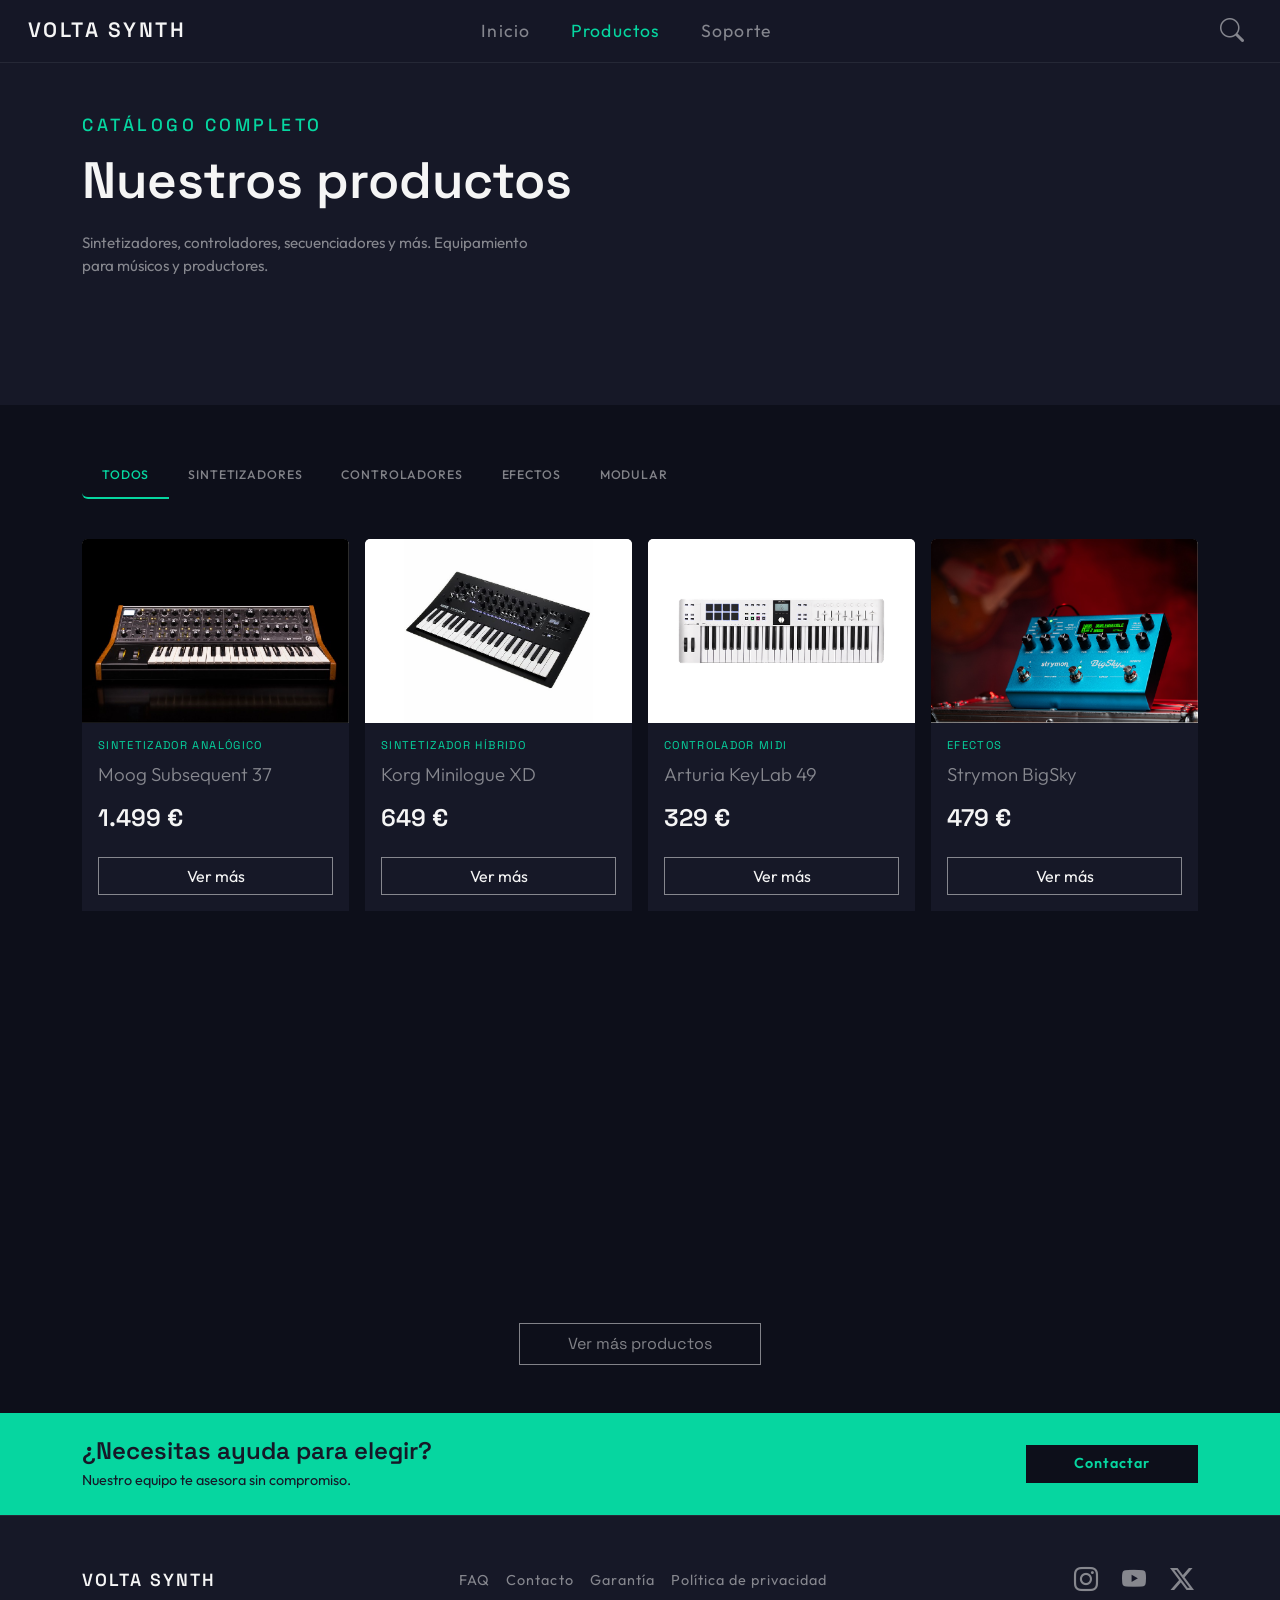
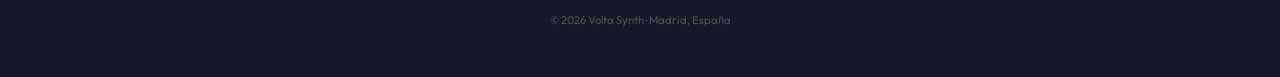
<file: catalogo.html>
<!DOCTYPE html>
<html lang="es">
<head>
    <meta charset="UTF-8">
    <meta name="viewport" content="width=device-width, initial-scale=1.0">
    <title>CATÁLOGO DE PRODUCTOS | VOLTA SYNTH</title>
    <link rel="icon" href="media/img/favicon.webp">

    <!-- TIPOGRAFIA -->
    <link rel="preconnect" href="https://fonts.googleapis.com">
    <link rel="preconnect" href="https://fonts.gstatic.com" crossorigin>
    <link href="https://fonts.googleapis.com/css2?family=Outfit:wght@100..900&family=Space+Grotesk:wght@300..700&display=swap" rel="stylesheet">

    <!-- BOOTSTRAP -->
    <link rel="stylesheet" href="https://cdn.jsdelivr.net/npm/bootstrap@5.3.8/dist/css/bootstrap.min.css">

    <!-- ICONOS BOOTSTRAP -->
    <link rel="stylesheet" href="https://cdn.jsdelivr.net/npm/bootstrap-icons@1.13.1/font/bootstrap-icons.min.css">

    <!-- CSS PERSONALIZADO -->
    <link rel="stylesheet" href="css/style.css">

    <!-- CSS AOS -->
    <link href="https://unpkg.com/aos@2.3.1/dist/aos.css" rel="stylesheet">
    
    <!-- JQUERY -->
    <script src="https://cdnjs.cloudflare.com/ajax/libs/jquery/3.7.1/jquery.min.js" integrity="sha512-v2CJ7UaYy4JwqLDIrZUI/4hqeoQieOmAZNXBeQyjo21dadnwR+8ZaIJVT8EE2iyI61OV8e6M8PP2/4hpQINQ/g==" crossorigin="anonymous" referrerpolicy="no-referrer"></script>
</head>
<body>
    <header>
        <nav class="navbar navbar-expand-lg fixed-top navContainer justify-content-center">
            <div class="container-fluid mx-3">
                <a class="navbar-brand" href="index.html">VOLTA SYNTH</a>

                <button class="navbar-toggler" type="button" data-bs-toggle="collapse" data-bs-target="#navbarSupportedContent" aria-controls="navbarSupportedContent" aria-expanded="false" aria-label="Toggle navigation">
                <span class="navbar-toggler-icon"></span>
                </button>

                <div class="collapse navbar-collapse justify-content-between" id="navbarSupportedContent">
                    <ul class="navbar-nav mb-2 mb-lg-0 navMenu w-100">
                        <li class="nav-item">
                            <a class="nav-link" aria-current="page" href="index.html">Inicio</a>
                        </li>
                        <li class="nav-item">
                            <a class="nav-link active" href="catalogo.html">Productos</a>
                        </li>
                        <li class="nav-item">
                            <a class="nav-link" href="soporte.html">Soporte</a>
                        </li>
                    </ul>
                    <form class="d-flex justify-content-end" id="search-form">
                        <input class="form-control ms-2" id="search-input" type="search" placeholder="Buscar..." aria-label="Search"/>
                        <button class="btn" id="s-icon" type="button"><i class="bi bi-search"></i> </button>
                    </form>
                </div>
            </div>
        </nav>
    </header>

    <section id="hero-cat">
        <div class="container">
            <p class="sec-title">CATÁLOGO COMPLETO</p>
            <h1 class="hero-title mb-4">Nuestros productos</h1>
            <p class="hero-sub mb-0">Sintetizadores, controladores, secuenciadores y más. Equipamiento para músicos y productores.</p>
        </div>
    </section>

    <section id="catalogue" class="py-5">
        <div class="container">
            <div class="d-lg-none mb-4">
                <div class="dropdown">
                    <button class="btn filter-dd dropdown-toggle w-100" type="button" data-bs-toggle="dropdown" aria-expanded="false">
                    Todos los productos
                    </button>
                    <ul class="dropdown-menu w-100" id="dd-menu">
                        <li><a class="dropdown-item filter-item active" data-filter="todos">Todos</a></li>
                        <li><a class="dropdown-item filter-item" data-filter="sintetizador">Sintetizadores</a></li>
                        <li><a class="dropdown-item filter-item" data-filter="controlador">Controladores</a></li>
                        <li><a class="dropdown-item filter-item" data-filter="efectos">Efectos</a></li>
                        <li><a class="dropdown-item filter-item" data-filter="modular">Modular</a></li>
                    </ul>
                </div>
            </div>
            <div class="d-none d-lg-flex mb-4">
                <div class="btn-group filter-group mb-3" role="group" aria-label="Filtrar productos">
                    <button type="button" class="btn filter-tab active" data-filter="todos">TODOS</button>
                    <button type="button" class="btn filter-tab" data-filter="sintetizador">SINTETIZADORES</button>
                    <button type="button" class="btn filter-tab" data-filter="controlador">CONTROLADORES</button>
                    <button type="button" class="btn filter-tab" data-filter="efectos">EFECTOS</button>
                    <button type="button" class="btn filter-tab" data-filter="modular">MODULAR</button>
                </div>
            </div>
            <div class="row g-3" id="grid-products">
                <div class="col-12 col-md-6 col-lg-3 product-item" data-category="sintetizador" data-aos="fade-down" data-aos-duration="2000">
                    <div class="card card-best">
                        <img src="media/img/Moog Subsequent 37.webp" class="card-img-top" alt="...">
                        <div class="card-body">
                            <h3 class="card-sub">SINTETIZADOR ANALÓGICO</h3>
                            <p class="card-name">Moog Subsequent 37</p>
                            <h4 class="card-price">1.499 €</h4>
                            <a href="producto.html" class="btn btn-card mt-3">Ver más</a>
                        </div>
                    </div>
                </div>
                <div class="col-12 col-md-6 col-lg-3 product-item" data-category="sintetizador" data-aos="fade-down" data-aos-duration="2000" data-aos-delay="100">
                    <div class="card card-best">
                        <img src="media/img/Korg Minilogue XD.webp" class="card-img-top" alt="...">
                        <div class="card-body">
                            <h3 class="card-sub">SINTETIZADOR HÍBRIDO</h3>
                            <p class="card-name">Korg Minilogue XD</p>
                            <h4 class="card-price">649 €</h4>
                            <a href="producto.html" class="btn btn-card mt-3">Ver más</a>
                        </div>
                    </div>
                </div>
                <div class="col-12 col-md-6 col-lg-3 product-item" data-category="controlador" data-aos="fade-down" data-aos-duration="2000" data-aos-delay="200">
                    <div class="card card-best">
                        <img src="media/img/Arturia KeyLab 49.webp" class="card-img-top" alt="...">
                        <div class="card-body">
                            <h3 class="card-sub">CONTROLADOR MIDI</h3>
                            <p class="card-name">Arturia KeyLab 49</p>
                            <h4 class="card-price">329 €</h4>
                            <a href="producto.html" class="btn btn-card mt-3">Ver más</a>
                        </div>
                    </div>
                </div>
                <div class="col-12 col-md-6 col-lg-3 product-item" data-category="efectos" data-aos="fade-down" data-aos-duration="2000" data-aos-delay="300">
                    <div class="card card-best">
                        <img src="media/img/Strymon BigSky.webp" class="card-img-top" alt="...">
                        <div class="card-body">
                            <h3 class="card-sub">EFECTOS</h3>
                            <p class="card-name">Strymon BigSky</p>
                            <h4 class="card-price">479 €</h4>
                            <a href="producto.html" class="btn btn-card mt-3">Ver más</a>
                        </div>
                    </div>
                </div>
                <div class="col-12 col-md-6 col-lg-3 product-item" data-category="modular" data-aos="fade-down" data-aos-duration="2000" data-aos-delay="400">
                    <div class="card card-best">
                        <img src="media/img/Doepfer A-100.webp" class="card-img-top" alt="...">
                        <div class="card-body">
                            <h3 class="card-sub">MODULAR</h3>
                            <p class="card-name">Doepfer A-100</p>
                            <h4 class="card-price">2.333 €</h4>
                            <a href="producto.html" class="btn btn-card mt-3">Ver más</a>
                        </div>
                    </div>
                </div>
                <div class="col-12 col-md-6 col-lg-3 product-item" data-category="sintetizador" data-aos="fade-down" data-aos-duration="2000" data-aos-delay="500">
                    <div class="card card-best">
                        <img src="media/img/Roland Juno-X.webp" class="card-img-top" alt="...">
                        <div class="card-body">
                            <h3 class="card-sub">SINTETIZADOR DIGITAL</h3>
                            <p class="card-name">Roland Juno-X</p>
                            <h4 class="card-price">1.299 €</h4>
                            <a href="producto.html" class="btn btn-card mt-3">Ver más</a>
                        </div>
                    </div>
                </div>
                <div class="col-12 col-md-6 col-lg-3 product-item" data-category="controlador" data-aos="fade-down" data-aos-duration="2000" data-aos-delay="600">
                    <div class="card card-best">
                        <img src="media/img/Ableton Push 3.webp" class="card-img-top" alt="...">
                        <div class="card-body">
                            <h3 class="card-sub">CONTROLADOR</h3>
                            <p class="card-name">Ableton Push 3</p>
                            <h4 class="card-price">799 €</h4>
                            <a href="producto.html" class="btn btn-card mt-3">Ver más</a>
                        </div>
                    </div>
                </div>
                <div class="col-12 col-md-6 col-lg-3 product-item" data-category="efectos" data-aos="fade-down" data-aos-duration="2000" data-aos-delay="700">
                    <div class="card card-best">
                        <img src="media/img/Chase Bliss Blooper.webp" class="card-img-top" alt="...">
                        <div class="card-body">
                            <h3 class="card-sub">EFECTOS</h3>
                            <p class="card-name">Chase Bliss Blooper</p>
                            <h4 class="card-price">399 €</h4>
                            <a href="producto.html" class="btn btn-card mt-3">Ver más</a>
                        </div>
                    </div>
                </div>
            </div>
            <div class="btn-more text-center mt-4">
                <button class="btn-outline py-2 px-5 load-more">Ver más productos</button>
            </div>
        </div>
    </section>

    <section id="cta-cat" class="py-4">
        <div class="container">
            <div class="d-flex flex-column flex-md-row justify-content-between align-items-center gap-3">
            <div>
                <h3 class="cta-title mb-1">¿Necesitas ayuda para elegir?</h3>
                <p class="cta-sub mb-0">Nuestro equipo te asesora sin compromiso.</p>
            </div>
            <a href="nosotros.html" class="cta-btn flex-shrink-0 py-2 px-5">Contactar</a>
            </div>
        </div>
    </section>

    <footer class="py-5">
        <div class="container">
            <div class="d-flex flex-column flex-lg-row justify-content-between align-items-center gap-3">
                <p class="footer-brand mb-0">VOLTA SYNTH</p>
                <ul class="d-flex flex-wrap justify-content-center gap-3 mb-0 p-0">
                    <li><a href="soporte.html" class="footer-link">FAQ</a></li>
                    <li><a href="soporte.html" class="footer-link">Contacto</a></li>
                    <li><a href="#" class="footer-link">Garantía</a></li>
                    <li><a href="#" class="footer-link">Política de privacidad</a></li>
                </ul>
                <div class="d-flex gap-3">
                    <a href="#" class="rs-icon"><i class="bi bi-instagram"></i></a>
                    <a href="#" class="rs-icon"><i class="bi bi-youtube"></i></a>
                    <a href="#" class="rs-icon"><i class="bi bi-twitter-x"></i></a>
                </div>
            </div>
            <p class="copyright text-center mt-3 mb-0">© 2026 Volta Synth · Madrid, España</p>
        </div>
    </footer>

    <!-- JS BOOTSTRAP -->
    <script src="https://cdn.jsdelivr.net/npm/bootstrap@5.3.8/dist/js/bootstrap.bundle.min.js" crossorigin="anonymous"></script>

    <!-- AOS LINK -->
    <script src="https://unpkg.com/aos@2.3.1/dist/aos.js"></script>
    <script>
    AOS.init();
    </script>
    
    <!-- JS PERSONALIZADO -->
    <script src="js/script.js"></script>
</body>
</html>
</file>
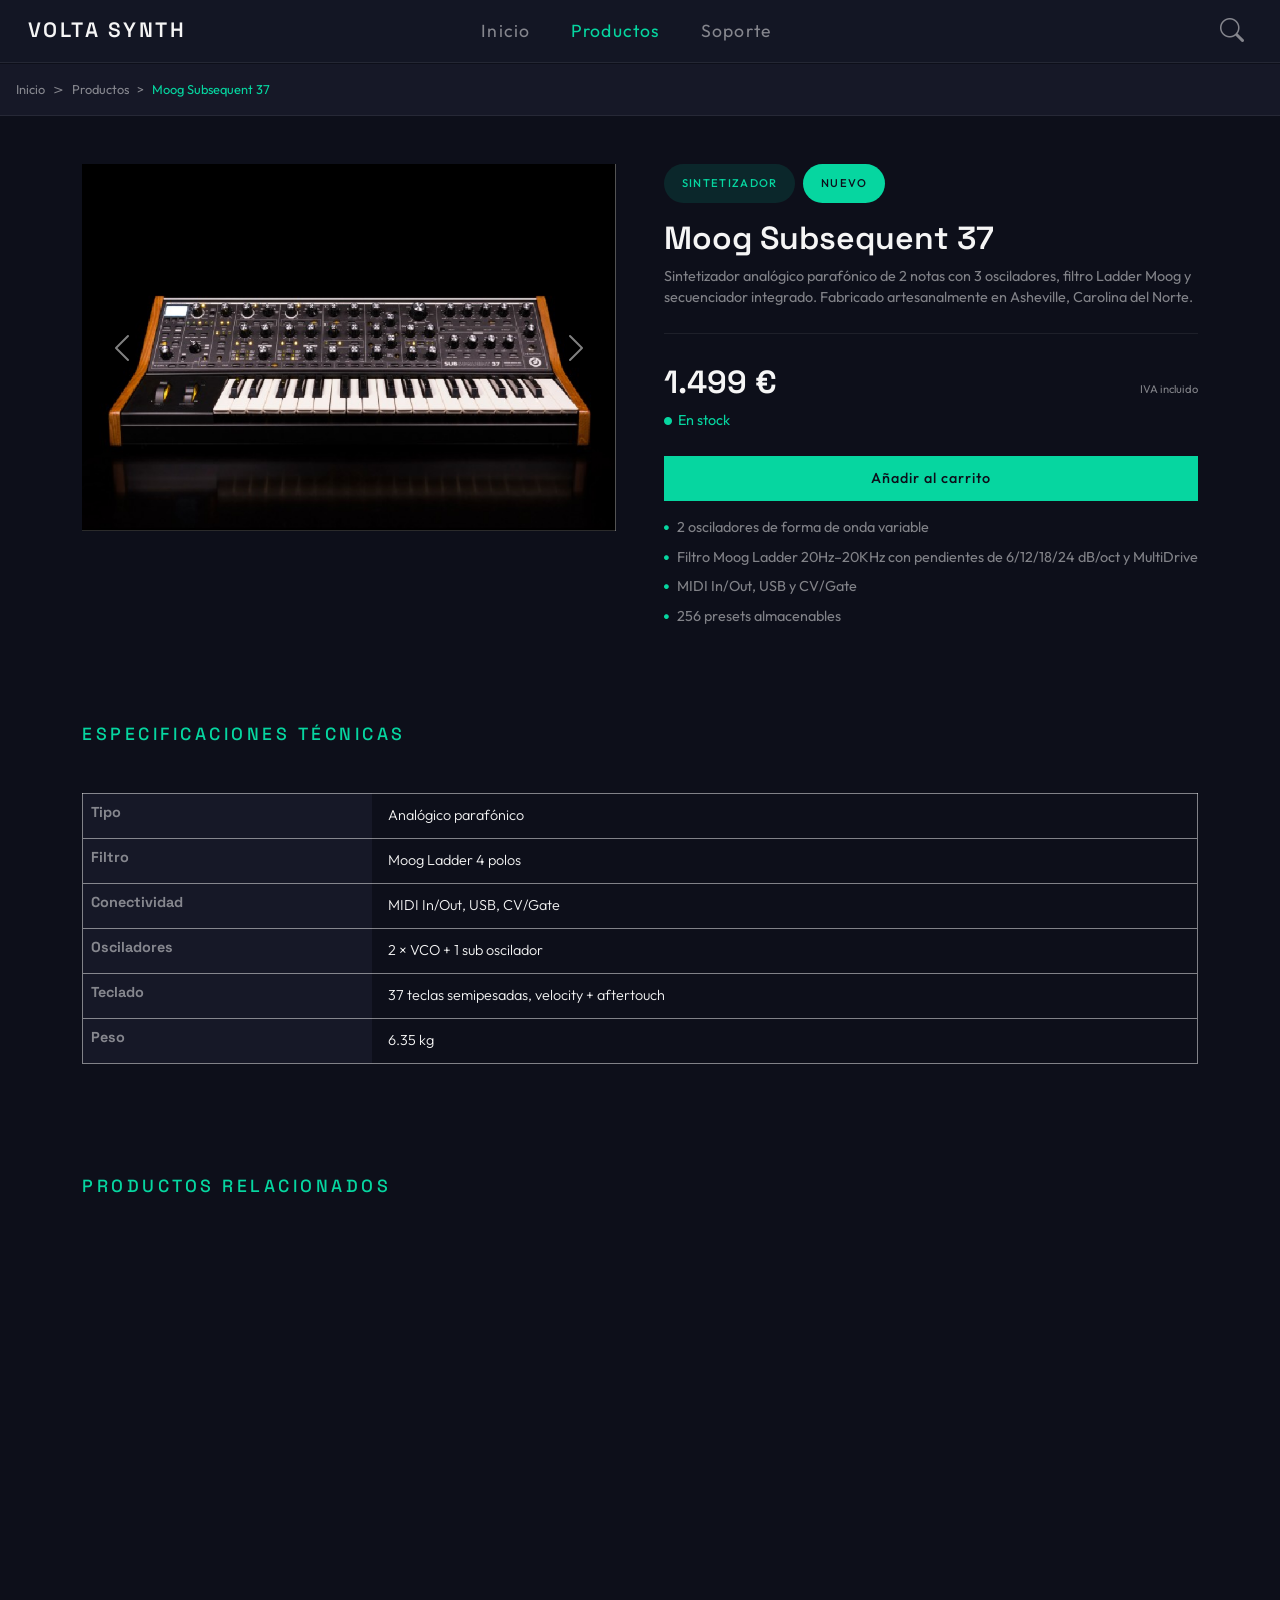
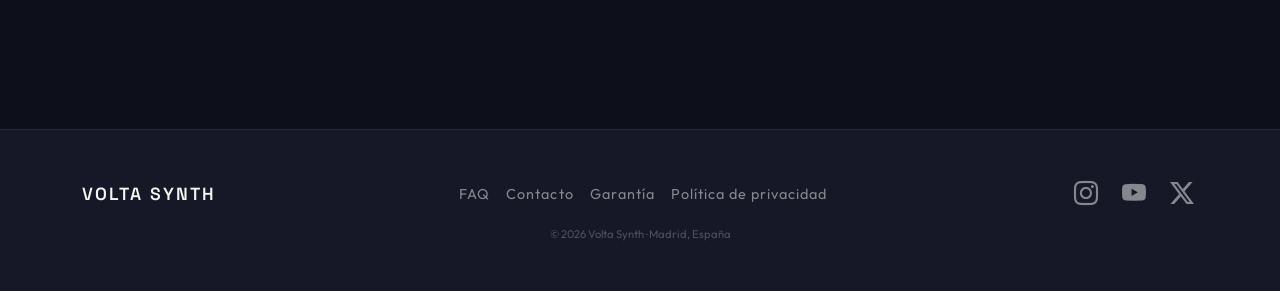
<file: producto.html>
<!DOCTYPE html>
<html lang="en">
<head>
    <meta charset="UTF-8">
    <meta name="viewport" content="width=device-width, initial-scale=1.0">
    <title>Moog Subsequent 37 | VOLTA SYNTH</title>
    <link rel="icon" href="media/img/favicon.webp">

    <!-- TIPOGRAFIA -->
    <link rel="preconnect" href="https://fonts.googleapis.com">
    <link rel="preconnect" href="https://fonts.gstatic.com" crossorigin>
    <link href="https://fonts.googleapis.com/css2?family=Outfit:wght@100..900&family=Space+Grotesk:wght@300..700&display=swap" rel="stylesheet">

    <!-- BOOTSTRAP -->
    <link rel="stylesheet" href="https://cdn.jsdelivr.net/npm/bootstrap@5.3.8/dist/css/bootstrap.min.css">

    <!-- ICONOS BOOTSTRAP -->
    <link rel="stylesheet" href="https://cdn.jsdelivr.net/npm/bootstrap-icons@1.13.1/font/bootstrap-icons.min.css">

    <!-- CSS PERSONALIZADO -->
    <link rel="stylesheet" href="css/style.css">

    <!-- CSS AOS -->
    <link href="https://unpkg.com/aos@2.3.1/dist/aos.css" rel="stylesheet">
    
    <!-- JQUERY -->
    <script src="https://cdnjs.cloudflare.com/ajax/libs/jquery/3.7.1/jquery.min.js" integrity="sha512-v2CJ7UaYy4JwqLDIrZUI/4hqeoQieOmAZNXBeQyjo21dadnwR+8ZaIJVT8EE2iyI61OV8e6M8PP2/4hpQINQ/g==" crossorigin="anonymous" referrerpolicy="no-referrer"></script>
</head>
<body>
    <header>
        <nav class="navbar navbar-expand-lg fixed-top navContainer justify-content-center">
            <div class="container-fluid mx-3">
                <a class="navbar-brand" href="index.html">VOLTA SYNTH</a>

                <button class="navbar-toggler" type="button" data-bs-toggle="collapse" data-bs-target="#navbarSupportedContent" aria-controls="navbarSupportedContent" aria-expanded="false" aria-label="Toggle navigation">
                <span class="navbar-toggler-icon"></span>
                </button>

                <div class="collapse navbar-collapse justify-content-between" id="navbarSupportedContent">
                    <ul class="navbar-nav mb-2 mb-lg-0 navMenu w-100">
                        <li class="nav-item">
                            <a class="nav-link" aria-current="page" href="index.html">Inicio</a>
                        </li>
                        <li class="nav-item">
                            <a class="nav-link active" href="catalogo.html">Productos</a>
                        </li>
                        <li class="nav-item">
                            <a class="nav-link" href="soporte.html">Soporte</a>
                        </li>
                    </ul>
                    <form class="d-flex justify-content-end" id="search-form">
                        <input class="form-control ms-2" id="search-input" type="search" placeholder="Buscar..." aria-label="Search"/>
                        <button class="btn" id="s-icon" type="button"><i class="bi bi-search"></i> </button>
                    </form>
                </div>
            </div>
        </nav>
    </header>

    <nav style="--bs-breadcrumb-divider: '>';" aria-label="breadcrumb" class="bc-nav">
        <ol class="breadcrumb mb-0 p-3 d-flex align-items-baseline">
            <li class="breadcrumb-item"><a href="index.html" class="bc-link">Inicio</a></li>
            <li class="breadcrumb-item" aria-current="page"><a href="catalogo.html" class="bc-link">Productos</a></li>
            <li class="breadcrumb-item active" aria-current="page">Moog Subsequent 37</li>
        </ol>
    </nav>

    <section id="product" class="py-5">
        <div class="container">
            <div class="row g-5">
                <div class="col-12 col-lg-6">
                    <div id="carouselExample" class="carousel slide">
                        <div class="carousel-inner">
                            <div class="carousel-item active">
                            <img src="media/img/Moog Subsequent 37.webp" class="d-block w-100" alt="...">
                            </div>
                            <div class="carousel-item">
                            <img src="media/img/moog2.webp" class="d-block w-100" alt="...">
                            </div>
                            <div class="carousel-item">
                            <img src="media/img/moog3.webp" class="d-block w-100" alt="...">
                            </div>
                        </div>
                        <button class="carousel-control-prev" type="button" data-bs-target="#carouselExample" data-bs-slide="prev">
                            <span class="carousel-control-prev-icon" aria-hidden="true"></span>
                            <span class="visually-hidden">Previous</span>
                        </button>
                        <button class="carousel-control-next" type="button" data-bs-target="#carouselExample" data-bs-slide="next">
                            <span class="carousel-control-next-icon" aria-hidden="true"></span>
                            <span class="visually-hidden">Next</span>
                        </button>
                    </div>
                </div>
                <div class="col-12 col-lg-6">
                    <div class="d-flex gap-2 mb-3">
                        <span class="prod-category">SINTETIZADOR</span>
                        <span class="prod-new">NUEVO</span>
                    </div>
                    <h1 class="prod-name mb-2">Moog Subsequent 37</h1>
                    <p class="prod-text mb-4">Sintetizador analógico parafónico de 2 notas con 3 osciladores, filtro Ladder Moog y secuenciador integrado. Fabricado artesanalmente en Asheville, Carolina del Norte.</p>
                    <hr class="divider mb-4">
                    <div class="d-flex align-items-baseline justify-content-between mb-1">
                        <span class="prod-price">1.499 €</span>
                        <span class="prod-iva">IVA incluido</span>
                    </div>
                    <p class="prod-stock mb-4"><i class="bi bi-circle-fill"></i>En stock</p>
                    <a href="#" class="btn-cart d-block text-center mb-3">Añadir al carrito</a>
                    <ul class="prod-features p-0 m-0">
                        <li><i class="bi bi-circle-fill"></i>2 osciladores de forma de onda variable</li>
                        <li><i class="bi bi-circle-fill"></i>Filtro Moog Ladder 20Hz–20KHz con pendientes de 6/12/18/24 dB/oct y MultiDrive</li>
                        <li><i class="bi bi-circle-fill"></i>MIDI In/Out, USB y CV/Gate</li>
                        <li><i class="bi bi-circle-fill"></i>256 presets almacenables</li>
                    </ul>
                </div>
            </div>
        </div>
    </section>

    <section id="specs" class="py-5">
        <div class="container">
            <h2 class="sec-title mb-5">ESPECIFICACIONES TÉCNICAS</h2>
            <div class="row g-0">
                <table class="table specs-table">
                    <tbody>
                        <tr>
                            <th scope="row">Tipo</th>
                            <td>Analógico parafónico</td>
                        </tr>
                        <tr>
                            <th scope="row">Filtro</th>
                            <td>Moog Ladder 4 polos</td>
                        </tr>
                        <tr>
                            <th scope="row">Conectividad</th>
                            <td>MIDI In/Out, USB, CV/Gate</td>
                        </tr>
                        <tr>
                            <th scope="row">Osciladores</th>
                            <td>2 × VCO + 1 sub oscilador</td>
                        </tr>
                        <tr>
                            <th scope="row">Teclado</th>
                            <td>37 teclas semipesadas, velocity + aftertouch</td>
                        </tr>
                        <tr>
                            <th scope="row">Peso</th>
                            <td>6.35 kg</td>
                        </tr>
                    </tbody>
                </table>
            </div>
        </div>
    </section>

    <section id="related" class="py-5">
        <div class="container">
            <h2 class="sec-title mb-5">PRODUCTOS RELACIONADOS</h2>
            <div class="row g-3 d-flex justify-content-center">
                <div class="col-12 col-md-6 col-lg-4 d-flex justify-content-center" data-aos="fade-down" data-aos-duration="2000">
                    <div class="card card-best">
                        <img src="media/img/Strymon BigSky.webp" class="card-img-top" alt="...">
                        <div class="card-body">
                            <h3 class="card-sub">EFECTOS</h3>
                            <p class="card-name">Strymon BigSky</p>
                            <h4 class="card-price">479 €</h4>
                            <a href="producto.html" class="btn btn-card mt-3">Ver más</a>
                        </div>
                    </div>
                </div>
                <div class="col-12 col-md-6 col-lg-4 d-flex justify-content-center" data-aos="fade-down" data-aos-duration="2000" data-aos-delay="100">
                    <div class="card card-best">
                        <img src="media/img/Elektron Model-Cycles.webp" class="card-img-top" alt="...">
                        <div class="card-body">
                            <h3 class="card-sub">SECUENCIADOR FM</h3>
                            <p class="card-name">Elektron Model:Cycles</p>
                            <h4 class="card-price">319 €</h4>
                            <a href="producto.html" class="btn btn-card mt-3">Ver más</a>
                        </div>
                    </div>
                </div>
                <div class="col-12 col-md-6 col-lg-4 d-flex justify-content-center" data-aos="fade-down" data-aos-duration="2000" data-aos-delay="200">
                    <div class="card card-best">
                        <img src="media/img/Arturia MiniFreak.webp" class="card-img-top" alt="...">
                        <div class="card-body">
                            <h3 class="card-sub">SINTETIZADOR HIBRIDO</h3>
                            <p class="card-name">Arturia MiniFreak</p>
                            <h4 class="card-price">599 €</h4>
                            <a href="producto.html" class="btn btn-card mt-3">Ver más</a>
                        </div>
                    </div>
                </div>
            </div>
        </div>
    </section>

    <footer class="py-5">
        <div class="container">
            <div class="d-flex flex-column flex-lg-row justify-content-between align-items-center gap-3">
                <p class="footer-brand mb-0">VOLTA SYNTH</p>
                <ul class="d-flex flex-wrap justify-content-center gap-3 mb-0 p-0">
                    <li><a href="soporte.html" class="footer-link">FAQ</a></li>
                    <li><a href="soporte.html" class="footer-link">Contacto</a></li>
                    <li><a href="#" class="footer-link">Garantía</a></li>
                    <li><a href="#" class="footer-link">Política de privacidad</a></li>
                </ul>
                <div class="d-flex gap-3">
                    <a href="#" class="rs-icon"><i class="bi bi-instagram"></i></a>
                    <a href="#" class="rs-icon"><i class="bi bi-youtube"></i></a>
                    <a href="#" class="rs-icon"><i class="bi bi-twitter-x"></i></a>
                </div>
            </div>
            <p class="copyright text-center mt-3 mb-0">© 2026 Volta Synth · Madrid, España</p>
        </div>
    </footer>
    
    <!-- JS BOOTSTRAP -->
    <script src="https://cdn.jsdelivr.net/npm/bootstrap@5.3.8/dist/js/bootstrap.bundle.min.js" crossorigin="anonymous"></script>

    <!-- AOS LINK -->
    <script src="https://unpkg.com/aos@2.3.1/dist/aos.js"></script>
    <script>
    AOS.init();
    </script>
    
    <!-- JS PERSONALIZADO -->
    <script src="js/script.js"></script>
</body>
</html>
</file>
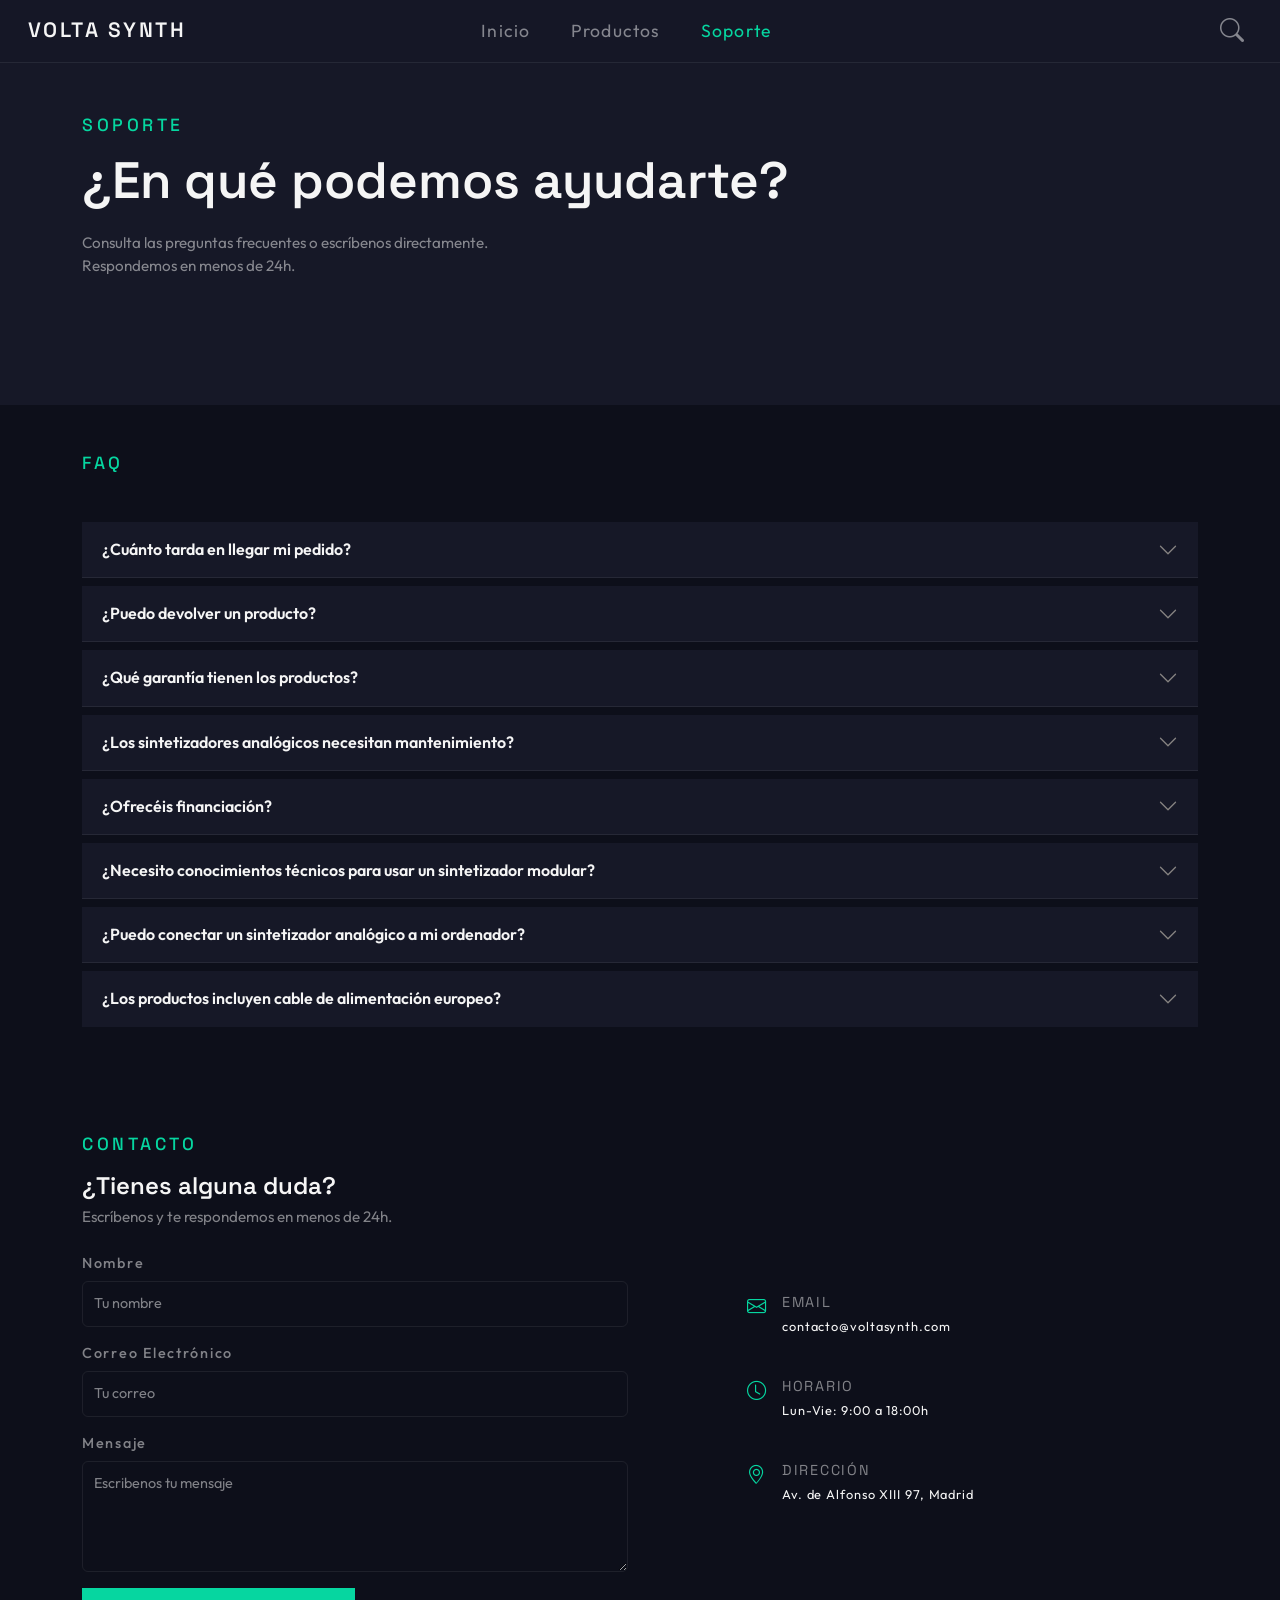
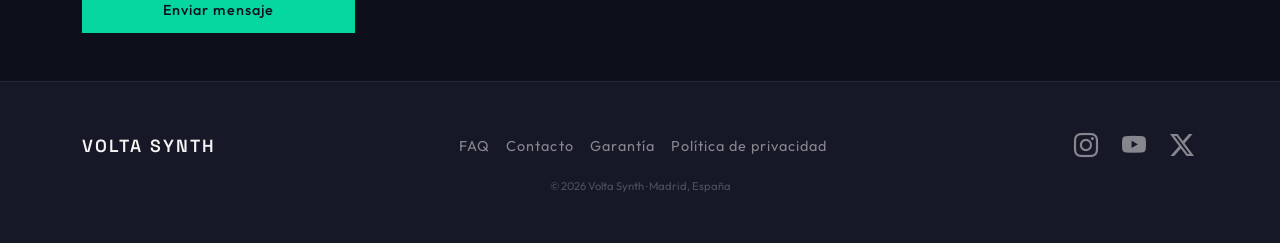
<file: soporte.html>
<!DOCTYPE html>
<html lang="es">
<head>
    <meta charset="UTF-8">
    <meta name="viewport" content="width=device-width, initial-scale=1.0">
    <title>SOPORTE | VOLTA SYNTH</title>
    <link rel="icon" href="media/img/favicon.webp">

    <!-- TIPOGRAFIA -->
    <link rel="preconnect" href="https://fonts.googleapis.com">
    <link rel="preconnect" href="https://fonts.gstatic.com" crossorigin>
    <link href="https://fonts.googleapis.com/css2?family=Outfit:wght@100..900&family=Space+Grotesk:wght@300..700&display=swap" rel="stylesheet">

    <!-- BOOTSTRAP -->
    <link rel="stylesheet" href="https://cdn.jsdelivr.net/npm/bootstrap@5.3.8/dist/css/bootstrap.min.css">

    <!-- ICONOS BOOTSTRAP -->
    <link rel="stylesheet" href="https://cdn.jsdelivr.net/npm/bootstrap-icons@1.13.1/font/bootstrap-icons.min.css">

    <!-- CSS PERSONALIZADO -->
    <link rel="stylesheet" href="css/style.css">

    <!-- CSS AOS -->
    <link href="https://unpkg.com/aos@2.3.1/dist/aos.css" rel="stylesheet">
    
    <!-- JQUERY -->
    <script src="https://cdnjs.cloudflare.com/ajax/libs/jquery/3.7.1/jquery.min.js" integrity="sha512-v2CJ7UaYy4JwqLDIrZUI/4hqeoQieOmAZNXBeQyjo21dadnwR+8ZaIJVT8EE2iyI61OV8e6M8PP2/4hpQINQ/g==" crossorigin="anonymous" referrerpolicy="no-referrer"></script>
</head>
<body>
    <header>
        <nav class="navbar navbar-expand-lg fixed-top navContainer justify-content-center">
            <div class="container-fluid mx-3">
                <a class="navbar-brand" href="index.html">VOLTA SYNTH</a>

                <button class="navbar-toggler" type="button" data-bs-toggle="collapse" data-bs-target="#navbarSupportedContent" aria-controls="navbarSupportedContent" aria-expanded="false" aria-label="Toggle navigation">
                <span class="navbar-toggler-icon"></span>
                </button>

                <div class="collapse navbar-collapse justify-content-between" id="navbarSupportedContent">
                    <ul class="navbar-nav mb-2 mb-lg-0 navMenu w-100">
                        <li class="nav-item">
                            <a class="nav-link" aria-current="page" href="index.html">Inicio</a>
                        </li>
                        <li class="nav-item">
                            <a class="nav-link" href="catalogo.html">Productos</a>
                        </li>
                        <li class="nav-item">
                            <a class="nav-link active" href="soporte.html">Soporte</a>
                        </li>
                    </ul>
                    <form class="d-flex justify-content-end" id="search-form">
                        <input class="form-control ms-2" id="search-input" type="search" placeholder="Buscar..." aria-label="Search"/>
                        <button class="btn" id="s-icon" type="button"><i class="bi bi-search"></i> </button>
                    </form>
                </div>
            </div>
        </nav>
    </header>

    <section id="hero-support">
        <div class="container">
            <p class="sec-title">SOPORTE</p>
            <h1 class="hero-title mb-4">¿En qué podemos ayudarte?</h1>
            <p class="hero-sub mb-0">Consulta las preguntas frecuentes o escríbenos directamente. Respondemos en menos de 24h.</p>
        </div>
    </section>

    <section id="faq" class="py-5">
        <div class="container">
            <h2 class="sec-title mb-5">FAQ</h2>
            <div class="accordion accordion-flush" id="accordionFlushExample">
                <div class="accordion-item acc-item">
                    <h2 class="accordion-header">
                    <button class="accordion-button collapsed acc-btn" type="button" data-bs-toggle="collapse" data-bs-target="#flush-collapseOne" aria-expanded="false" aria-controls="flush-collapseOne">¿Cuánto tarda en llegar mi pedido?</button>
                    </h2>
                    <div id="flush-collapseOne" class="accordion-collapse collapse" data-bs-parent="#accordionFlushExample">
                    <div class="accordion-body acc-body">Los pedidos nacionales se entregan en 2-4 días laborables. Para envíos internacionales el plazo es de 5-10 días dependiendo del país de destino</div>
                    </div>
                </div>
                <div class="accordion-item acc-item">
                    <h2 class="accordion-header">
                    <button class="accordion-button collapsed acc-btn" type="button" data-bs-toggle="collapse" data-bs-target="#flush-collapseTwo" aria-expanded="false" aria-controls="flush-collapseTwo">¿Puedo devolver un producto?</button>
                    </h2>
                    <div id="flush-collapseTwo" class="accordion-collapse collapse" data-bs-parent="#accordionFlushExample">
                    <div class="accordion-body acc-body">Sí, aceptamos devoluciones dentro de los 30 días posteriores a la compra. El producto debe estar en su estado original con todos los accesorios incluidos</div>
                    </div>
                </div>
                <div class="accordion-item acc-item">
                    <h2 class="accordion-header">
                    <button class="accordion-button collapsed acc-btn" type="button" data-bs-toggle="collapse" data-bs-target="#flush-collapseThree" aria-expanded="false" aria-controls="flush-collapseThree">¿Qué garantía tienen los productos?</button>
                    </h2>
                    <div id="flush-collapseThree" class="accordion-collapse collapse" data-bs-parent="#accordionFlushExample">
                    <div class="accordion-body acc-body">Todos nuestros productos incluyen 2 años de garantía oficial del fabricante. En caso de fallo, gestionamos la reparación o sustitución sin coste adicional</div>
                    </div>
                </div>
                <div class="accordion-item acc-item">
                    <h2 class="accordion-header">
                    <button class="accordion-button collapsed acc-btn" type="button" data-bs-toggle="collapse" data-bs-target="#flush-collapseFour" aria-expanded="false" aria-controls="flush-collapseFour">¿Los sintetizadores analógicos necesitan mantenimiento?</button>
                    </h2>
                    <div id="flush-collapseFour" class="accordion-collapse collapse" data-bs-parent="#accordionFlushExample">
                    <div class="accordion-body acc-body">El mantenimiento básico consiste en limpiar los potenciómetros y conectores periódicamente. Te recomendamos usar spray limpiador de contactos cada 12-18 meses según el uso</div>
                    </div>
                </div>
                <div class="accordion-item acc-item">
                    <h2 class="accordion-header">
                    <button class="accordion-button collapsed acc-btn" type="button" data-bs-toggle="collapse" data-bs-target="#flush-collapseFive" aria-expanded="false" aria-controls="flush-collapseFive">¿Ofrecéis financiación?</button>
                    </h2>
                    <div id="flush-collapseFive" class="accordion-collapse collapse" data-bs-parent="#accordionFlushExample">
                    <div class="accordion-body acc-body">Sí, disponemos de financiación en 3, 6 y 12 meses sin intereses para pedidos superiores a 300€. Puedes seleccionarlo durante el proceso de compra</div>
                    </div>
                </div>
                <div class="accordion-item acc-item">
                    <h2 class="accordion-header">
                    <button class="accordion-button collapsed acc-btn" type="button" data-bs-toggle="collapse" data-bs-target="#flush-collapseSix" aria-expanded="false" aria-controls="flush-collapseSix">¿Necesito conocimientos técnicos para usar un sintetizador modular?</button>
                    </h2>
                    <div id="flush-collapseSix" class="accordion-collapse collapse" data-bs-parent="#accordionFlushExample">
                    <div class="accordion-body acc-body">Los sistemas modulares tienen una curva de aprendizaje más pronunciada que los sintetizadores convencionales. Sin embargo, existen módulos pensados para principiantes y una comunidad enorme online dispuesta a ayudar. Lo más importante es experimentar sin miedo</div>
                    </div>
                </div>
                <div class="accordion-item acc-item">
                    <h2 class="accordion-header">
                    <button class="accordion-button collapsed acc-btn" type="button" data-bs-toggle="collapse" data-bs-target="#flush-collapseSeven" aria-expanded="false" aria-controls="flush-collapseSeven">¿Puedo conectar un sintetizador analógico a mi ordenador?</button>
                    </h2>
                    <div id="flush-collapseSeven" class="accordion-collapse collapse" data-bs-parent="#accordionFlushExample">
                    <div class="accordion-body acc-body">Sí, la mayoría de nuestros sintetizadores incluyen salida de audio estándar y conexión MIDI. Con una interfaz de audio básica puedes integrarlo fácilmente en tu DAW favorito como Ableton, Logic o FL Studio</div>
                    </div>
                </div>
                <div class="accordion-item acc-item">
                    <h2 class="accordion-header">
                    <button class="accordion-button collapsed acc-btn" type="button" data-bs-toggle="collapse" data-bs-target="#flush-collapseEight" aria-expanded="false" aria-controls="flush-collapseEight">¿Los productos incluyen cable de alimentación europeo?</button>
                    </h2>
                    <div id="flush-collapseEight" class="accordion-collapse collapse" data-bs-parent="#accordionFlushExample">
                    <div class="accordion-body acc-body">Todos los productos enviados a España y Europa incluyen el adaptador de corriente correspondiente al estándar europeo (tipo C/F). Si tienes dudas sobre un modelo concreto, consúltanos antes de hacer el pedido</div>
                    </div>
                </div>
            </div>
        </div>
    </section>

    <section id="contact" class="py-5">
        <div class="container">
            <div class="row">
                <div class="col-12 col-lg-6">
                    <p class="sec-title">CONTACTO</p>
                    <h2 class="sec-minititle mb-2">¿Tienes alguna duda?</h2>
                    <p class="hero-sub mb-4">Escríbenos y te respondemos en menos de 24h.</p>
                    <form id="contact-form">
                        <div class="mb-3">
                            <label for="form-name" class="form-label">Nombre</label>
                            <input type="text" class="form-control w-100" id="form-name" placeholder="Tu nombre" required>
                        </div>
                        <div class="mb-3">
                            <label for="form-email" class="form-label">Correo Electrónico</label>
                            <input type="email" class="form-control w-100" id="form-email" placeholder="Tu correo" required>
                        </div>
                        <div class="mb-3">
                            <label for="form-message" class="form-label">Mensaje</label>
                            <textarea class="form-control w-100" id="form-message" rows="4" placeholder="Escribenos tu mensaje" required></textarea>
                        </div>
                        <button type="submit" class="btn-acento w-100">Enviar mensaje</button>
                    </form>
                </div>
                <div class="col-12 col-lg-5 offset-lg-1 d-flex flex-column justify-content-center gap-4 mt-5">
                    <div class="contact-item d-flex align-items-start gap-3">
                        <i class="bi bi-envelope"></i>
                        <div>
                            <p class="contact-label">EMAIL</p>
                            <p class="contact-text">contacto@voltasynth.com</p>
                        </div>
                    </div>
                    <div class="contact-item d-flex align-items-start gap-3">
                        <i class="bi bi-clock"></i>
                        <div>
                            <p class="contact-label">HORARIO</p>
                            <p class="contact-text">Lun-Vie: 9:00 a 18:00h</p>
                        </div>
                    </div>
                    <div class="contact-item d-flex align-items-start gap-3">
                        <i class="bi bi-geo-alt"></i>
                        <div>
                            <p class="contact-label">DIRECCIÓN</p>
                            <p class="contact-text"> Av. de Alfonso XIII 97, Madrid</p>
                        </div>
                    </div>
                </div>
            </div>
        </div>
    </section>

    <footer class="py-5">
        <div class="container">
            <div class="d-flex flex-column flex-lg-row justify-content-between align-items-center gap-3">
                <p class="footer-brand mb-0">VOLTA SYNTH</p>
                <ul class="d-flex flex-wrap justify-content-center gap-3 mb-0 p-0">
                    <li><a href="soporte.html" class="footer-link">FAQ</a></li>
                    <li><a href="soporte.html" class="footer-link">Contacto</a></li>
                    <li><a href="#" class="footer-link">Garantía</a></li>
                    <li><a href="#" class="footer-link">Política de privacidad</a></li>
                </ul>
                <div class="d-flex gap-3">
                    <a href="#" class="rs-icon"><i class="bi bi-instagram"></i></a>
                    <a href="#" class="rs-icon"><i class="bi bi-youtube"></i></a>
                    <a href="#" class="rs-icon"><i class="bi bi-twitter-x"></i></a>
                </div>
            </div>
            <p class="copyright text-center mt-3 mb-0">© 2026 Volta Synth · Madrid, España</p>
        </div>
    </footer>

    <!-- JS BOOTSTRAP -->
    <script src="https://cdn.jsdelivr.net/npm/bootstrap@5.3.8/dist/js/bootstrap.bundle.min.js" crossorigin="anonymous"></script>

    <!-- AOS LINK -->
    <script src="https://unpkg.com/aos@2.3.1/dist/aos.js"></script>
    <script>
    AOS.init();
    </script>
    
    <!-- JS PERSONALIZADO -->
    <script src="js/script.js"></script>
</body>
</html>
</file>
<file: css/style.css>
:root {
    --bg-negro: #0D0F1A;
    --bg-azul: #161827;
    --clr-blanco: #F5F5F5;
    --clr-acento: #06D6A0;
    --acento-hover: #07A57B;
    --hover-sutil: rgba(6, 214, 160, 0.12);
    --font-titulos: 'Space Grotesk', sans-serif;
    --font-textos: 'Outfit', sans-serif;
    --texto-tenue: rgba(245, 245, 245, 0.5);
    --borde-clr: rgba(255, 255, 255, 0.07);
    --ease: 0.3s ease;
}

* {
    margin: 0;
    box-sizing: border-box;
    scroll-behavior: smooth;
}

img {
    width: 100%;
    vertical-align: middle;
}

body {
    background-color: var(--bg-negro);
}

section {
    padding: 0 1.5rem;
}

/* MENU */
.navContainer {
    width: 100%;
    z-index: 999;
    background: rgba(22, 24, 39, 0.85);
    backdrop-filter: blur(12px);
    -webkit-backdrop-filter: blur(12px);
    transition: background var(--ease);
    border-bottom: 1px solid var(--borde-clr);
}

.navbar-brand {
    font-family: var(--font-titulos);
    font-size: 1.1rem;
    font-weight: 600;
    letter-spacing: 0.12em;
    color: var(--clr-blanco);
}

.navbar-toggler {
    border: none;
    outline: none;
}

.navbar-toggler:focus {
    text-decoration: none;
    outline: none !important;
    box-shadow: none !important;
}

.navbar-toggler-icon {
    background-image: url("data:image/svg+xml,%3csvg xmlns='http://www.w3.org/2000/svg' viewBox='0 0 30 30'%3e%3cpath stroke='rgba%28245, 245, 245, 0.85%29' stroke-linecap='round' stroke-miterlimit='10' stroke-width='2' d='M4 7h22M4 15h22M4 23h22'/%3e%3c/svg%3e");
}

.navMenu {
    display: flex;
    justify-content: center !important;
    align-items: center;
    gap: 1.5rem;
}

.nav-link {
    font-family: var(--font-textos);
    font-size: 0.9rem;
    letter-spacing: 0.07em;
    color: var(--texto-tenue) !important;
    transition: color var(--ease);
}

.nav-link:hover,
.nav-link.active {
    color: var(--clr-acento) !important;
}

#search-form {
    align-items: center;
    gap: 0;
    position: relative;
}

#search-input {
    background-color: transparent;
    border: 1px solid var(--borde-clr);
    color: var(--clr-blanco);
    font-family: var(--font-textos);
    font-size: 0.9rem;
    padding: 5px 12px;
    width: 0;
    opacity: 0;
    transition: width var(--ease), opacity var(--ease), border-color var(--ease);
}

#search-input::placeholder { 
    color: var(--texto-tenue);
    font-family: var(--font-textos);
}

#search-input:focus { 
    border-color: var(--clr-acento); 
    outline: none; 
    box-shadow: none; 
}

#search-input.open {
    width: 100%;
    opacity: 1;
    pointer-events: all;
}

#s-icon {
    background-color: transparent;
    border: none;
    color: var(--texto-tenue);
    font-size: 1.1rem;
    padding: 5px 8px;
    transition: color var(--ease);
}

#s-icon:hover {
    color: var(--clr-acento);
}

#hero {
    position: relative;
    min-height: 100vh;
    padding-bottom: 3rem;
    overflow: hidden;
}

.bg-video {
    position: absolute;
    z-index: -1;
    inset: 0;
}

.bg-video video {
    width: 100%;
    height: 100%;
    object-fit: cover;
}

.hero-overlay {
    position: absolute;
    inset: 0;
    z-index: 1;
    background: linear-gradient(
        to bottom,
        rgba(13, 15, 26, 0.3) 0%,
        rgba(13, 15, 26, 0.7) 60%,
        rgba(13, 15, 26, 0.95) 100%
    );
}

.hero-content {
    position: relative;
    z-index: 2;
    padding-top: 64px;
    gap: 1.25rem;
}

.hero-title {
    font-family: var(--font-titulos);
    font-size: 3.2rem;
    font-weight: 600;
    line-height: 1.05;
    color: var(--clr-blanco);
    margin: 0;
}

.hero-title span {
    color: var(--clr-acento);
}

.hero-sub {
    font-family: var(--font-textos);
    font-size: 0.95rem;
    color: var(--texto-tenue);
    line-height: 1.5;
    max-width: 370px;
    margin: 0;
}

.btn-acento {
    display: inline-block;
    font-family: var(--font-textos);
    font-size: 0.9rem;
    font-weight: 500;
    letter-spacing: 0.07em;
    background: var(--clr-acento);
    color: var(--bg-negro);
    padding: 0.75rem 1.75rem;
    text-decoration: none;
    transition: background var(--ease), transform var(--ease), color var(--ease);
    border: none;
}

.btn-acento:hover {
    background: var(--acento-hover);
    color: var(--clr-blanco);
    transform: translateY(-2px);
}

.banner {
    width: 100%;
    overflow: hidden;
    border-top: 1px solid var(--borde-clr);
    border-bottom: 1px solid var(--borde-clr);
    background: var(--bg-azul);
    padding: 0.65rem 0;
}

.banner-items {
    display: flex;
    width: max-content;
    animation: bannerMove 30s linear infinite;
}

.banner-items span {
    font-family: var(--font-textos);
    font-size: 0.8rem;
    font-weight: 500;
    letter-spacing: 0.12em;
    color: var(--texto-tenue);
    white-space: nowrap;
    padding: 0 1rem;
}

.banner-items i {
    font-style: normal;
    color: var(--clr-acento);
    font-size: 0.8rem;
    display: flex;
    align-items: center;
}

@keyframes bannerMove {
    0% {
        transform: translateX(0);
    }
    100% {
        transform: translateX(-50%);
    }
}

.sec-title {
    font-family: var(--font-titulos);
    font-size: 1.1rem;
    font-weight: 500;
    letter-spacing: 0.2em;
    color: var(--clr-acento);
}

.card-best {
    border: none;
    transition: transform var(--ease);
}

.card-best:hover {
    transform: translateY(-4px);
}

.card-body {
    background: var(--bg-azul);
}

.card-sub {
    font-family: var(--font-titulos);
    color: var(--clr-acento);
    letter-spacing: 0.12em;
    font-weight: 400;
    font-size: 0.9rem;
}

.card-name {
    font-family: var(--font-textos);
    color: var(--texto-tenue);
    font-size: 1.7rem;
    font-weight: 300;
}

.card-price {
    font-family: var(--font-titulos);
    color: var(--clr-blanco);
    font-size: 2rem;
    font-weight: 600;
}

.btn-card {
    width: 100%;
    text-align: center;
    background: transparent;
    border: 1px solid var(--texto-tenue);
    color: var(--clr-blanco);
    font-family: var(--font-textos);
    border-radius: 0;
    transition: background var(--ease), transform var(--ease);
}

.btn-card:hover {
    background-color: var(--clr-blanco);
    color: var(--bg-azul);
    transform: translateY(-2px);
}

.abt-title {
    font-family: var(--font-titulos);
    color: var(--clr-blanco);
    font-size: 2rem;
    font-weight: 600;
    line-height: 1.05;
}

.abt-text {
    font-family: var(--font-textos);
    font-size: 0.9rem;
    color: var(--texto-tenue);
    line-height: 1.5;
}

.stat {
    gap: 0.7rem;
    text-align: left;
    padding-left: 1rem;
    border-left: 2px solid var(--clr-acento);
    width: 30%;
}

.stat-num {
    font-family: var(--font-titulos);
    font-size: 1.8rem;
    font-weight: 700;
    color: var(--clr-acento);
}

.stat-label {
    font-family: var(--font-textos);
    font-size: 0.9rem;
    letter-spacing: 0.12em;
    color: var(--texto-tenue);
}

.newsletter {
    background-color: var(--clr-acento);
}

.nl-title {
    font-family: var(--font-titulos);
    color: var(--bg-negro);
    font-size: 1.4rem;
    font-weight: 600;
}

.nl-text {
    font-family: var(--font-textos);
    color: var(--bg-azul);
    font-size: 0.9rem;
    font-weight: 400;
    line-height: 1.5;
}

.nl-input {
    background: var(--acento-hover);
    border: 1px solid var(--texto-tenue);
    padding: 0.75rem 1rem;
    font-family: var(--font-textos);
    font-size: 0.9rem;
    color: var(--bg-negro);
    outline: none;
    transition: border-color var(--ease);
}

.nl-input::placeholder { 
    color: rgba(13, 15, 26, 0.45); 
}

.nl-input:focus { 
    border-color: rgba(13, 15, 26, 0.5); 
}

.btn-nl {
    background: var(--bg-azul);
    color: var(--clr-acento);
    font-family: var(--font-textos);
    font-size: 0.9rem;
    font-weight: 500;
    letter-spacing: 0.07em;
    padding: 0.75rem 1.5rem;
    border: none;
    border-radius: 0;
    cursor: pointer;
    white-space: nowrap;
    transition: background var(--ease), transform var(--ease), color var(--ease);
}

.btn-nl:hover {
    background: var(--acento-hover);
    color: var(--clr-blanco);
    transform: translateY(-2px);
}

footer {
    background: var(--bg-azul);
    border-top: 1px solid var(--borde-clr);
}

.footer-brand {
    font-family: var(--font-titulos);
    font-size: 1.1rem;
    font-weight: 600;
    letter-spacing: 0.12em;
    color: var(--clr-blanco);
}

.footer-link {
    font-family: var(--font-textos);
    font-size: 0.9rem;
    color: var(--texto-tenue);
    text-decoration: none;
    letter-spacing: 0.07em;
    transition: color var(--ease);
}

.footer-link:hover { 
    color: var(--clr-acento); 
}

footer li {
    list-style: none;
}

.rs-icon {
    width: 32px;
    height: 32px;
    display: flex;
    align-items: center;
    justify-content: center;
    color: var(--texto-tenue);
    font-size: 1.5rem;
    transition: color var(--ease);
    text-decoration: none;
}

.rs-icon:hover {
    color: var(--clr-acento);
}

.copyright {
    font-family: var(--font-textos);
    font-size: 0.7rem;
    color: var(--texto-tenue);
    opacity: 0.5;
}

/* ---------- CATÁLOGO PRODUCTOS ---------- */
#hero-cat {
    min-height: 60vh;
    background: var(--bg-azul);
    padding-top: calc(64px + 3rem) !important;
}

.filter-dd {
    background: var(--bg-azul);
    border: 1px solid var(--borde-clr);
    color: var(--clr-blanco);
    font-family: var(--font-textos);
    font-size: 0.9rem;
    letter-spacing: 0.07em;
    text-align: center;
    transition: border-color var(--ease);
}

.filter-dd:hover,
.filter-dd:focus,
.filter-dd.show {
    background: var(--bg-azul);
    border-color: var(--clr-acento);
    color: var(--clr-blanco);
    box-shadow: none;
}

#dd-menu {
    background: var(--bg-azul);
    border: 1px solid var(--borde-clr);
    border-radius: 4px;
    padding: 0.7rem 0;
}

.filter-item {
    font-family: var(--font-textos);
    font-size: 0.9rem;
    color: var(--texto-tenue);
    padding: 0.7rem 1rem;
    transition: color var(--ease), background var(--ease);
}

.filter-item:hover {
    background: var(--hover-sutil);
    color: var(--clr-acento);
}

.filter-item.active {
    background: var(--hover-sutil);
    color: var(--clr-acento);
}

.filter-tab {
    background: transparent;
    border: none;
    border-bottom: 2px solid transparent;
    color: var(--texto-tenue);
    font-family: var(--font-textos);
    font-size: 0.77rem;
    font-weight: 500;
    letter-spacing: 0.07em;
    padding: 0.8rem 1.25rem;
    cursor: pointer;
    transition: color var(--ease), border-color var(--ease);
}

.filter-tab:hover { 
    color: var(--clr-blanco); 
}

.filter-tab.active {
    color: var(--clr-acento);
    border-bottom-color: var(--clr-acento);
}

.load-more {
    background-color: transparent;
    color: var(--texto-tenue);
    border: 1px solid var(--texto-tenue);
    font-family: var(--font-titulos);
    transition: color var(--ease), border var(--ease), transform var(--ease);
}

.load-more:hover {
    color: var(--acento-hover);
    border: 1px solid var(--acento-hover);
    transform: translateY(-2px);
}

#cta-cat {
    background: var(--clr-acento);
}

.cta-title {
    font-family: var(--font-titulos);
    font-size: 1.5rem;
    color: var(--bg-azul);
    font-weight: 600;
}

.cta-sub {
    font-family: var(--font-textos);
    font-size: 0.9rem;
    color: var(--bg-azul);
}

.cta-btn {
    display: inline-block;
    background: var(--bg-negro);
    color: var(--clr-acento);
    font-family: var(--font-textos);
    font-size: 0.9rem;
    font-weight: 600;
    letter-spacing: 0.07em;
    text-decoration: none;
    transition: background var(--ease), transform var(--ease), color var(--ease);
}

.cta-btn:hover {
    background: var(--acento-hover);
    color: var(--clr-blanco);
    transform: translateY(-2px);
}

/* ---------- SOPORTE ---------- */
#hero-support {
    min-height: 60vh;
    background: var(--bg-azul);
    padding-top: calc(64px + 3rem) !important;
}

.acc-item {
    background-color: var(--bg-azul);
    border: 1px solid var(--borde-clr);
    margin-bottom: 0.5rem;
    overflow: hidden;
}

.acc-btn {
    background-color: var(--bg-azul);
    color: var(--clr-blanco);
    font-family: var(--font-textos);
    font-size: 1rem;
    font-weight: 600;
    padding: 1.1rem 1.25rem;
    transition: color var(--ease), background-color var(--ease);
}

.acc-btn:not(.collapsed) {
    background-color: var(--bg-azul);
    color: var(--clr-acento);
    box-shadow: none;
}

.acc-btn:focus {
    box-shadow: none;
    border-color: transparent;
}

.acc-btn::after {
    filter: invert(1) brightness(0.6);
    transition: transform var(--ease), filter var(--ease);
}

.acc-btn:not(.collapsed)::after {
    filter: invert(72%) sepia(60%) saturate(400%) hue-rotate(120deg) brightness(95%);
}

.acc-body {
    background-color: var(--bg-azul);
    color: var(--texto-tenue);
    font-family: var(--font-textos);
    font-size: 0.9rem;
    line-height: 1.5;
    padding: 0 1.25rem 1.25rem;
}

.sec-minititle {
    font-family: var(--font-titulos);
    font-size: 1.5rem;
    font-weight: 600;
    line-height: 1.05;
    color: var(--clr-blanco);
    margin: 0;
}

.form-label {
    font-family: var(--font-textos);
    font-size: 0.9rem;
    font-weight: 500;
    letter-spacing: 0.12em;
    color: var(--texto-tenue);
    display: block;
    margin-bottom: 0.4rem;
}

.form-control {
    background: transparent;
    border: 1px solid var(--borde-clr);
    color: var(--clr-blanco);
    font-family: var(--font-textos);
    font-size: 0.9rem;
    padding: 0.7rem;
    outline: none;
    transition: border-color var(--ease);
}

.form-control::placeholder {
    color: var(--texto-tenue);
}

.form-control:focus {
    border: 1px solid var(--clr-acento);
    background: transparent;
}

.contact-item i {
    font-size: 1.2rem;
    color: var(--clr-acento);
    margin-top: 2px;
    flex-shrink: 0;
}

.contact-label {
    font-family: var(--font-titulos);
    font-size: 0.9rem;
    letter-spacing: 0.12em;
    color: var(--texto-tenue);
    margin-bottom: 0.2rem;
}

.contact-text {
    font-family: var(--font-textos);
    font-size: 0.8rem;
    letter-spacing: 0.07em;
    color: var(--clr-blanco);
}

/* ---------- PRODUCTO ---------- */
.bc-nav {
    background: var(--bg-azul);
    border-bottom: 1px solid var(--borde-clr);
    margin-top: 64px;
}

.breadcrumb {
    background: transparent;
    padding: 0;
    margin: 0;
}

.breadcrumb-item,
.breadcrumb-item::before {
    color: var(--texto-tenue) !important;
    font-size: 0.8rem;
}

.bc-link {
    font-family: var(--font-textos);
    font-size: 0.8rem;
    color: var(--texto-tenue);
    text-decoration: none;
    transition: color var(--ease);
}

.bc-link:hover {
    color: var(--clr-acento);
}

.breadcrumb-item.active {
    font-family: var(--font-textos);
    font-size: 0.8rem;
    color: var(--clr-acento) !important;
}

.prod-category {
    font-family: var(--font-textos);
    font-size: 0.7rem;
    font-weight: 500;
    letter-spacing: 0.12em;
    background: rgba(6, 214, 160, 0.12);
    color: var(--clr-acento);
    padding: 0.7rem 1.1rem;
    border-radius: 20px;
}

.prod-new {
    font-family: var(--font-textos);
    font-size: 0.7rem;
    font-weight: 500;
    letter-spacing: 0.12em;
    background: var(--clr-acento);
    color: var(--bg-negro);
    padding: 0.7rem 1.1rem;
    border-radius: 20px;
}

.prod-name {
    font-family: var(--font-titulos);
    font-size: 2rem;
    font-weight: 600;
    color: var(--clr-blanco);
}

.prod-text {
    font-family: var(--font-textos);
    font-size: 0.9rem;
    color: var(--texto-tenue);
    line-height: 1.5;
}

.divider {
    border-color: var(--borde-clr);
    opacity: 1;
}

.prod-price {
    font-family: var(--font-titulos);
    font-size: 2rem;
    font-weight: 600;
    color: var(--clr-blanco);
}

.prod-iva {
    font-family: var(--font-textos);
    font-size: 0.7rem;
    color: var(--texto-tenue);
}

.prod-stock {
    font-family: var(--font-textos);
    font-size: 0.9rem;
    color: var(--clr-acento);
    display: flex;
    align-items: center;
    gap: 6px;
}

.prod-stock i {
    font-size: 0.5rem;
}

.btn-cart {
    display: inline-block;
    font-family: var(--font-textos);
    font-size: 0.9rem;
    font-weight: 500;
    letter-spacing: 0.07em;
    background: var(--clr-acento);
    color: var(--bg-negro);
    padding: 0.75rem 1.75rem;
    text-decoration: none;
    transition: background var(--ease), transform var(--ease), color var(--ease);
    border: none;
}

.btn-cart:hover {
    background: var(--acento-hover);
    color: var(--clr-blanco);
    transform: translateY(-2px);
}

.prod-features {
    list-style: none;
    display: flex;
    flex-direction: column;
    gap: 8px;
}

.prod-features li {
    font-family: var(--font-textos);
    font-size: 0.9rem;
    color: var(--texto-tenue);
    display: flex;
    align-items: center;
    gap: 8px;
}

.prod-features li i {
    font-size: 0.3rem;
    color: var(--clr-acento);
    flex-shrink: 0;
}

.specs-table {
    border: 0.5px solid var(--texto-tenue);
}

.specs-table th {
    background: var(--bg-azul);
    color: var(--texto-tenue);
    font-family: var(--font-titulos);
    font-size: 0.9rem;
}

.specs-table td {
    font-family: var(--font-textos);
    font-size: 0.9rem;
    font-weight: 300;
    background: transparent;
    color: var(--clr-blanco);
    padding: 0.7rem 1rem;
    vertical-align: middle;
}

/* ---------- MEDIA QUERIES RESPONSIVE ---------- */
@media (min-width: 768px) {
    .navbar-brand {
        font-size: 1.3rem;
    }

    .nav-link {
        font-size: 1.1rem;
    }

    #s-icon {
        font-size: 1.5rem;
    }

    #hero-cat,
    #hero-support {
        min-height: 45vh;
    }

    .hero-sub {
        max-width: 470px;
    }
}

@media (min-width: 1024px) {
    #search-form {
        width: 250px;
        justify-content: flex-end;
    }

    .btn-acento {
        width: 50% !important;
    }

    .card-name {
        font-size: 1.17rem;
    }

    .card-sub {
        font-size: 0.7rem;
    }

    .card-price {
        font-size: 1.5rem;
    }
}

@media (min-width: 1440px) {
    .card-name {
        font-size: 1.5rem;
    }

    .card-sub {
        font-size: 0.8rem;
    }

    .card-price {
        font-size: 1.7rem;
    }
}
</file>
